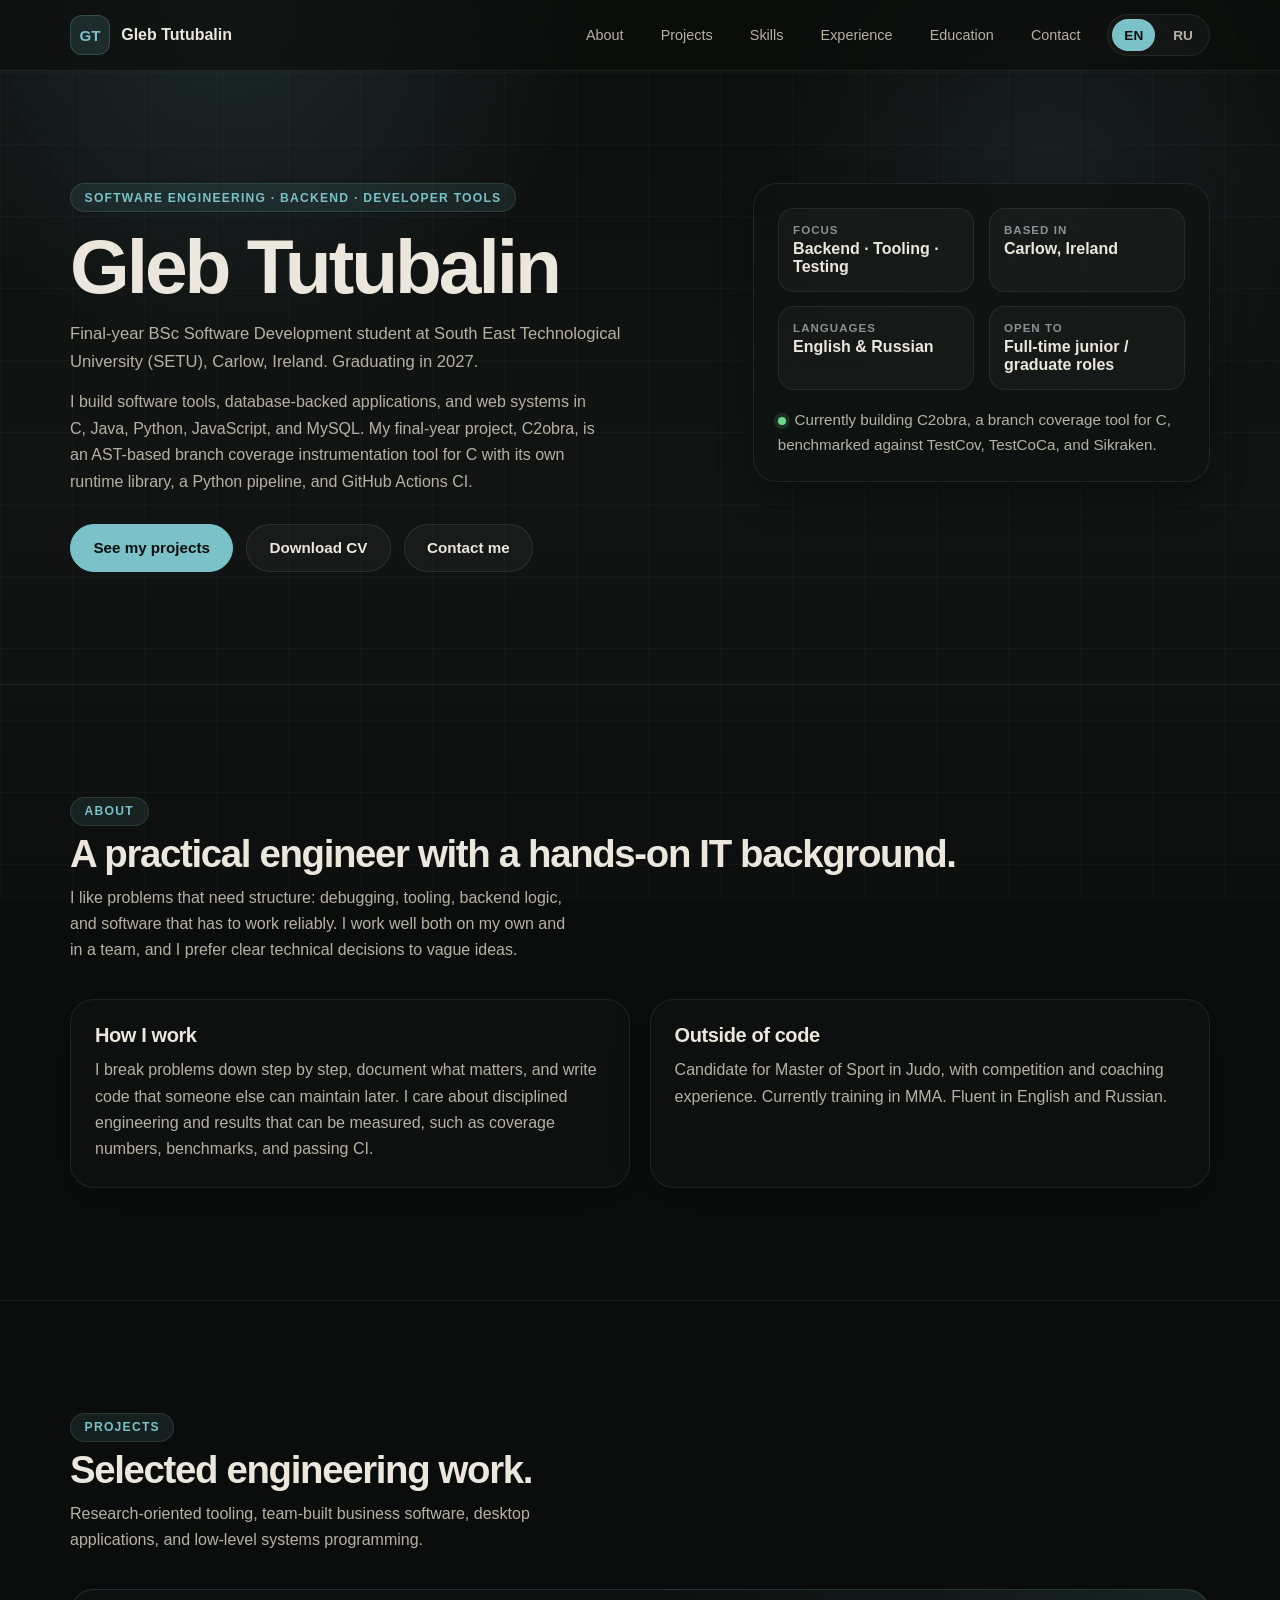
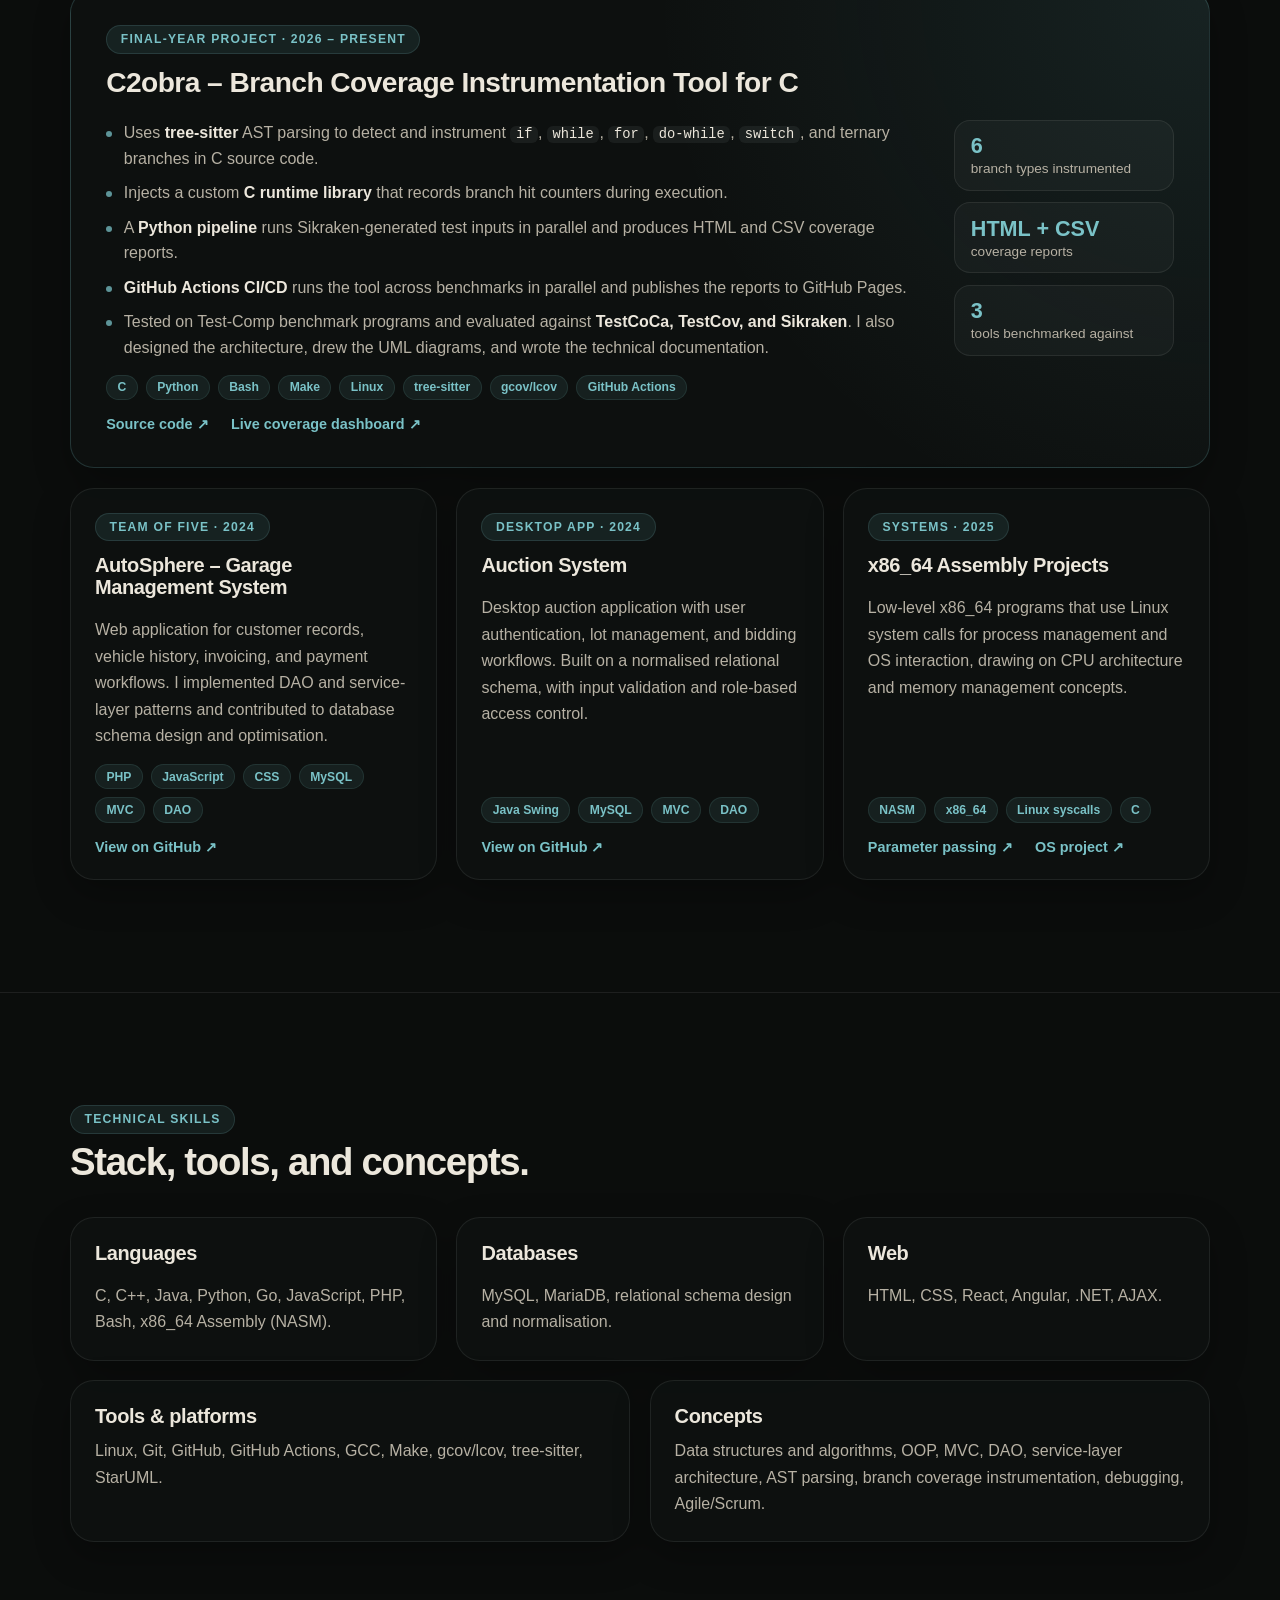
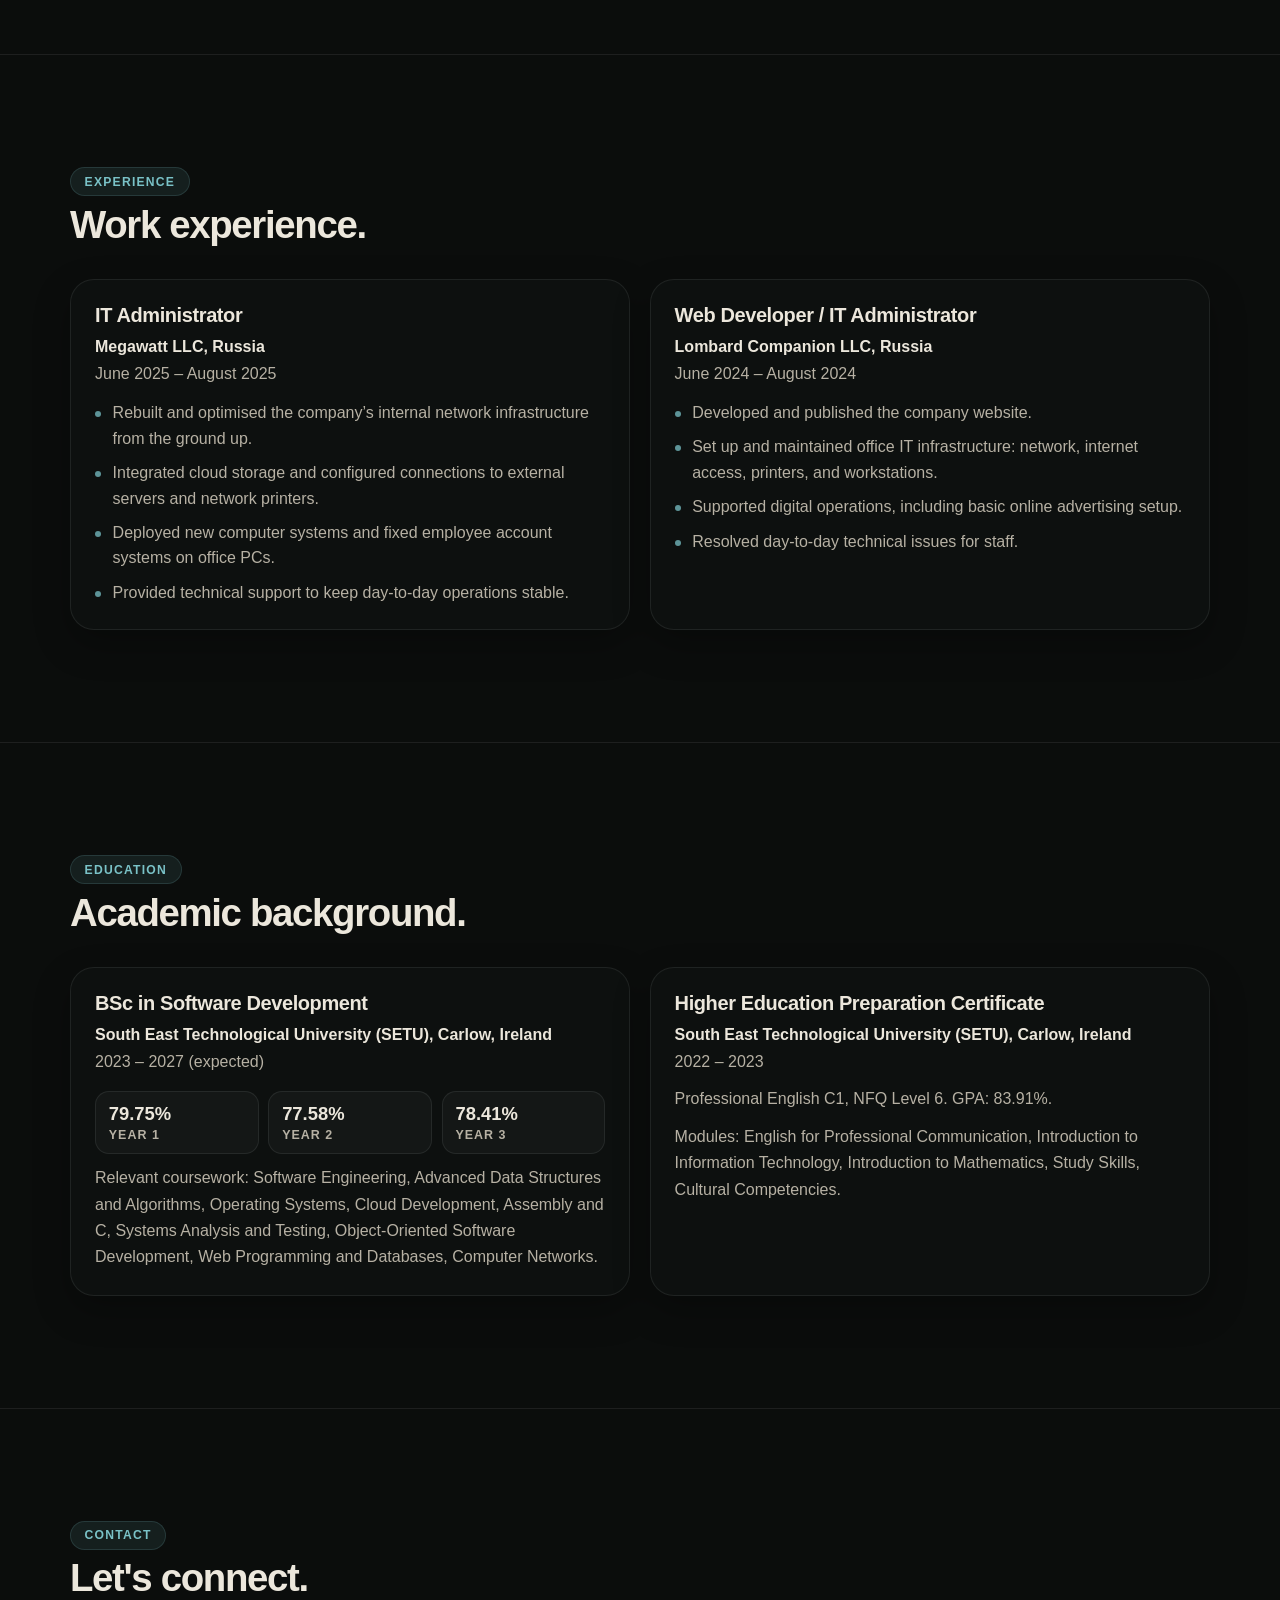
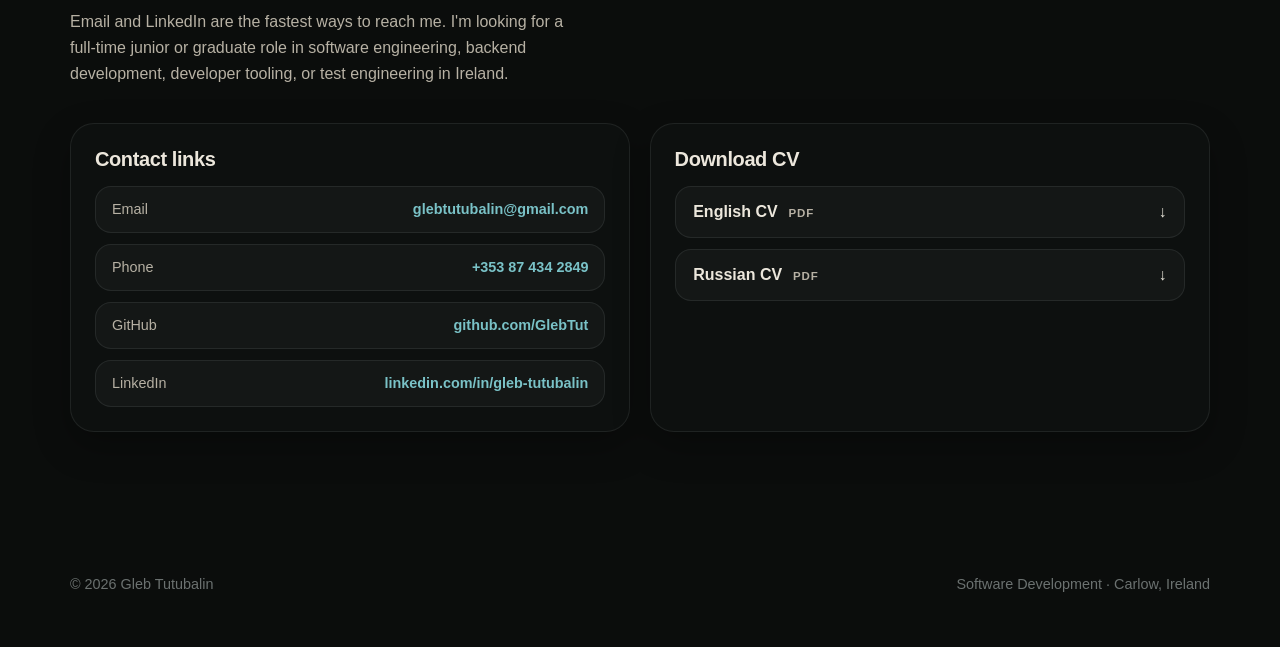
<file: index.html>
<!DOCTYPE html>
<html lang="en">
<head>
  <meta charset="UTF-8" />
  <meta name="viewport" content="width=device-width, initial-scale=1.0" />
  <title>Gleb Tutubalin | Junior Software Engineer</title>
  <meta name="description" content="Gleb Tutubalin — final-year BSc Software Development student at SETU Carlow, Ireland. Seeking full-time junior or graduate roles in software engineering, backend development, developer tooling, and test engineering." />
  <meta name="author" content="Gleb Tutubalin" />
  <meta name="theme-color" content="#0b0d0c" />
  <link rel="canonical" href="https://glebtut.github.io/GlebTut/" />
  <link rel="alternate" hreflang="en" href="https://glebtut.github.io/GlebTut/" />
  <link rel="alternate" hreflang="ru" href="https://glebtut.github.io/GlebTut/ru.html" />
  <link rel="alternate" hreflang="x-default" href="https://glebtut.github.io/GlebTut/" />

  <meta property="og:type" content="website" />
  <meta property="og:title" content="Gleb Tutubalin | Junior Software Engineer" />
  <meta property="og:description" content="Final-year Software Development student at SETU Carlow. Builder of C2obra, a branch coverage instrumentation tool for C." />
  <meta property="og:url" content="https://glebtut.github.io/GlebTut/" />
  <meta property="og:locale" content="en_IE" />
  <meta property="og:locale:alternate" content="ru_RU" />

  <link rel="icon" href="data:image/svg+xml,%3Csvg xmlns='http://www.w3.org/2000/svg' viewBox='0 0 64 64'%3E%3Crect width='64' height='64' rx='16' fill='%230b0d0c'/%3E%3Ctext x='50%25' y='54%25' dominant-baseline='middle' text-anchor='middle' font-family='Arial,sans-serif' font-weight='900' font-size='28' fill='%237ac2c7'%3EGT%3C/text%3E%3C/svg%3E" />
  <link rel="preconnect" href="https://api.fontshare.com" crossorigin>
  <link rel="stylesheet" href="https://api.fontshare.com/v2/css?f[]=satoshi@400,500,700,900&f[]=cabinet-grotesk@500,700,800&display=swap">
  <link rel="stylesheet" href="styles.css">
</head>
<body>
  <a class="skip-link" href="#main">Skip to content</a>

  <header class="topbar">
    <div class="container topbar-inner">
      <a class="brand" href="#top"><span class="logo-mark" aria-hidden="true">GT</span><span>Gleb Tutubalin</span></a>
      <nav class="nav" aria-label="Main">
        <a href="#about">About</a>
        <a href="#projects">Projects</a>
        <a href="#skills">Skills</a>
        <a href="#experience">Experience</a>
        <a href="#education">Education</a>
        <a href="#contact">Contact</a>
        <span class="lang-switch" role="group" aria-label="Language">
          <a class="active" href="./index.html" hreflang="en" lang="en" aria-current="page">EN</a>
          <a href="./ru.html" hreflang="ru" lang="ru">RU</a>
        </span>
      </nav>
    </div>
  </header>

  <main id="main">

    <section class="hero" id="top">
      <div class="container hero-grid">
        <div>
          <span class="eyebrow">Software Engineering · Backend · Developer Tools</span>
          <h1>Gleb Tutubalin</h1>
          <p class="hero-sub">Final-year BSc Software Development student at South East Technological University (SETU), Carlow, Ireland. Graduating in 2027.</p>
          <p class="hero-copy">I build software tools, database-backed applications, and web systems in C, Java, Python, JavaScript, and MySQL. My final-year project, C2obra, is an AST-based branch coverage instrumentation tool for C with its own runtime library, a Python pipeline, and GitHub Actions CI.</p>
          <div class="hero-actions">
            <a class="btn btn-primary" href="#projects">See my projects</a>
            <a class="btn btn-ghost" href="./assets/Gleb-Tutubalin-CV-EN.pdf" download>Download CV</a>
            <a class="btn btn-ghost" href="#contact">Contact me</a>
          </div>
        </div>
        <aside class="panel" aria-label="Quick facts">
          <div class="stats">
            <div class="stat">
              <span class="stat-key">Focus</span>
              <span class="stat-val">Backend · Tooling · Testing</span>
            </div>
            <div class="stat">
              <span class="stat-key">Based in</span>
              <span class="stat-val">Carlow, Ireland</span>
            </div>
            <div class="stat">
              <span class="stat-key">Languages</span>
              <span class="stat-val">English &amp; Russian</span>
            </div>
            <div class="stat">
              <span class="stat-key">Open to</span>
              <span class="stat-val">Full-time junior / graduate roles</span>
            </div>
          </div>
          <p class="panel-note"><span class="status-dot" aria-hidden="true"></span>Currently building C2obra, a branch coverage tool for C, benchmarked against TestCov, TestCoCa, and Sikraken.</p>
        </aside>
      </div>
    </section>

    <section id="about">
      <div class="container">
        <div class="section-head">
          <span class="eyebrow">About</span>
          <h2>A practical engineer with a hands-on IT background.</h2>
          <p>I like problems that need structure: debugging, tooling, backend logic, and software that has to work reliably. I work well both on my own and in a team, and I prefer clear technical decisions to vague ideas.</p>
        </div>
        <div class="grid2">
          <article class="card">
            <h3>How I work</h3>
            <p>I break problems down step by step, document what matters, and write code that someone else can maintain later. I care about disciplined engineering and results that can be measured, such as coverage numbers, benchmarks, and passing CI.</p>
          </article>
          <article class="card">
            <h3>Outside of code</h3>
            <p>Candidate for Master of Sport in Judo, with competition and coaching experience. Currently training in MMA. Fluent in English and Russian.</p>
          </article>
        </div>
      </div>
    </section>

    <section id="projects">
      <div class="container">
        <div class="section-head">
          <span class="eyebrow">Projects</span>
          <h2>Selected engineering work.</h2>
          <p>Research-oriented tooling, team-built business software, desktop applications, and low-level systems programming.</p>
        </div>

        <article class="card card-featured">
          <div class="card-featured-head">
            <span class="eyebrow">Final-year project · 2026 – Present</span>
          </div>
          <h3>C2obra – Branch Coverage Instrumentation Tool for C</h3>
          <div class="featured-body">
            <ul class="points">
              <li>Uses <strong>tree-sitter</strong> AST parsing to detect and instrument <code>if</code>, <code>while</code>, <code>for</code>, <code>do-while</code>, <code>switch</code>, and ternary branches in C source code.</li>
              <li>Injects a custom <strong>C runtime library</strong> that records branch hit counters during execution.</li>
              <li>A <strong>Python pipeline</strong> runs Sikraken-generated test inputs in parallel and produces HTML and CSV coverage reports.</li>
              <li><strong>GitHub Actions CI/CD</strong> runs the tool across benchmarks in parallel and publishes the reports to GitHub Pages.</li>
              <li>Tested on Test-Comp benchmark programs and evaluated against <strong>TestCoCa, TestCov, and Sikraken</strong>. I also designed the architecture, drew the UML diagrams, and wrote the technical documentation.</li>
            </ul>
            <dl class="facts">
              <div><dt>6</dt><dd>branch types instrumented</dd></div>
              <div><dt>HTML + CSV</dt><dd>coverage reports</dd></div>
              <div><dt>3</dt><dd>tools benchmarked against</dd></div>
            </dl>
          </div>
          <div class="tags">
            <span class="tag">C</span>
            <span class="tag">Python</span>
            <span class="tag">Bash</span>
            <span class="tag">Make</span>
            <span class="tag">Linux</span>
            <span class="tag">tree-sitter</span>
            <span class="tag">gcov/lcov</span>
            <span class="tag">GitHub Actions</span>
          </div>
          <div class="repo-links">
            <a class="repo-link" href="https://github.com/GlebTut/c2obra" target="_blank" rel="noopener noreferrer">Source code ↗</a>
            <a class="repo-link" href="https://glebtut.github.io/c2obra/" target="_blank" rel="noopener noreferrer">Live coverage dashboard ↗</a>
          </div>
        </article>

        <div class="grid3">
          <article class="card">
            <span class="eyebrow">Team of five · 2024</span>
            <h3 class="card-title">AutoSphere – Garage Management System</h3>
            <p>Web application for customer records, vehicle history, invoicing, and payment workflows. I implemented DAO and service-layer patterns and contributed to database schema design and optimisation.</p>
            <div class="tags">
              <span class="tag">PHP</span>
              <span class="tag">JavaScript</span>
              <span class="tag">CSS</span>
              <span class="tag">MySQL</span>
              <span class="tag">MVC</span>
              <span class="tag">DAO</span>
            </div>
            <a class="repo-link" href="https://github.com/GlebTut/Garage_Management_System" target="_blank" rel="noopener noreferrer">View on GitHub ↗</a>
          </article>
          <article class="card">
            <span class="eyebrow">Desktop app · 2024</span>
            <h3 class="card-title">Auction System</h3>
            <p>Desktop auction application with user authentication, lot management, and bidding workflows. Built on a normalised relational schema, with input validation and role-based access control.</p>
            <div class="tags">
              <span class="tag">Java Swing</span>
              <span class="tag">MySQL</span>
              <span class="tag">MVC</span>
              <span class="tag">DAO</span>
            </div>
            <a class="repo-link" href="https://github.com/GlebTut/Auction_System_Project" target="_blank" rel="noopener noreferrer">View on GitHub ↗</a>
          </article>
          <article class="card">
            <span class="eyebrow">Systems · 2025</span>
            <h3 class="card-title">x86_64 Assembly Projects</h3>
            <p>Low-level x86_64 programs that use Linux system calls for process management and OS interaction, drawing on CPU architecture and memory management concepts.</p>
            <div class="tags">
              <span class="tag">NASM</span>
              <span class="tag">x86_64</span>
              <span class="tag">Linux syscalls</span>
              <span class="tag">C</span>
            </div>
            <div class="repo-links">
              <a class="repo-link" href="https://github.com/GlebTut/Parameter-Passing-Example---68000-to-x86_64-Conversion" target="_blank" rel="noopener noreferrer">Parameter passing ↗</a>
              <a class="repo-link" href="https://github.com/GlebTut/OS_PROJECT" target="_blank" rel="noopener noreferrer">OS project ↗</a>
            </div>
          </article>
        </div>
      </div>
    </section>

    <section id="skills">
      <div class="container">
        <div class="section-head">
          <span class="eyebrow">Technical skills</span>
          <h2>Stack, tools, and concepts.</h2>
        </div>
        <div class="grid3 mb">
          <article class="card">
            <h3>Languages</h3>
            <p>C, C++, Java, Python, Go, JavaScript, PHP, Bash, x86_64 Assembly (NASM).</p>
          </article>
          <article class="card">
            <h3>Databases</h3>
            <p>MySQL, MariaDB, relational schema design and normalisation.</p>
          </article>
          <article class="card">
            <h3>Web</h3>
            <p>HTML, CSS, React, Angular, .NET, AJAX.</p>
          </article>
        </div>
        <div class="grid2">
          <article class="card">
            <h3>Tools &amp; platforms</h3>
            <p>Linux, Git, GitHub, GitHub Actions, GCC, Make, gcov/lcov, tree-sitter, StarUML.</p>
          </article>
          <article class="card">
            <h3>Concepts</h3>
            <p>Data structures and algorithms, OOP, MVC, DAO, service-layer architecture, AST parsing, branch coverage instrumentation, debugging, Agile/Scrum.</p>
          </article>
        </div>
      </div>
    </section>

    <section id="experience">
      <div class="container">
        <div class="section-head">
          <span class="eyebrow">Experience</span>
          <h2>Work experience.</h2>
        </div>
        <div class="grid2">
          <article class="card">
            <h3>IT Administrator</h3>
            <p class="meta"><strong>Megawatt LLC, Russia</strong><br>June 2025 – August 2025</p>
            <ul class="points">
              <li>Rebuilt and optimised the company’s internal network infrastructure from the ground up.</li>
              <li>Integrated cloud storage and configured connections to external servers and network printers.</li>
              <li>Deployed new computer systems and fixed employee account systems on office PCs.</li>
              <li>Provided technical support to keep day-to-day operations stable.</li>
            </ul>
          </article>
          <article class="card">
            <h3>Web Developer / IT Administrator</h3>
            <p class="meta"><strong>Lombard Companion LLC, Russia</strong><br>June 2024 – August 2024</p>
            <ul class="points">
              <li>Developed and published the company website.</li>
              <li>Set up and maintained office IT infrastructure: network, internet access, printers, and workstations.</li>
              <li>Supported digital operations, including basic online advertising setup.</li>
              <li>Resolved day-to-day technical issues for staff.</li>
            </ul>
          </article>
        </div>
      </div>
    </section>

    <section id="education">
      <div class="container">
        <div class="section-head">
          <span class="eyebrow">Education</span>
          <h2>Academic background.</h2>
        </div>
        <div class="grid2">
          <article class="card">
            <h3>BSc in Software Development</h3>
            <p class="meta"><strong>South East Technological University (SETU), Carlow, Ireland</strong><br>2023 – 2027 (expected)</p>
            <div class="gpa" aria-label="Grade point averages">
              <span><b>79.75%</b>Year 1</span>
              <span><b>77.58%</b>Year 2</span>
              <span><b>78.41%</b>Year 3</span>
            </div>
            <p>Relevant coursework: Software Engineering, Advanced Data Structures and Algorithms, Operating Systems, Cloud Development, Assembly and C, Systems Analysis and Testing, Object-Oriented Software Development, Web Programming and Databases, Computer Networks.</p>
          </article>
          <article class="card">
            <h3>Higher Education Preparation Certificate</h3>
            <p class="meta"><strong>South East Technological University (SETU), Carlow, Ireland</strong><br>2022 – 2023</p>
            <p>Professional English C1, NFQ Level 6. GPA: 83.91%.</p>
            <p>Modules: English for Professional Communication, Introduction to Information Technology, Introduction to Mathematics, Study Skills, Cultural Competencies.</p>
          </article>
        </div>
      </div>
    </section>

    <section id="contact">
      <div class="container">
        <div class="section-head">
          <span class="eyebrow">Contact</span>
          <h2>Let's connect.</h2>
          <p>Email and LinkedIn are the fastest ways to reach me. I'm looking for a full-time junior or graduate role in software engineering, backend development, developer tooling, or test engineering in Ireland.</p>
        </div>
        <div class="grid2">
          <article class="card">
            <h3>Contact links</h3>
            <div class="links">
              <a class="link-row" href="mailto:glebtutubalin@gmail.com">
                <span>Email</span>
                <span>glebtutubalin@gmail.com</span>
              </a>
              <a class="link-row" href="tel:+353874342849">
                <span>Phone</span>
                <span>+353 87 434 2849</span>
              </a>
              <a class="link-row" href="https://github.com/GlebTut" target="_blank" rel="noopener noreferrer">
                <span>GitHub</span>
                <span>github.com/GlebTut</span>
              </a>
              <a class="link-row" href="https://www.linkedin.com/in/gleb-tutubalin/" target="_blank" rel="noopener noreferrer">
                <span>LinkedIn</span>
                <span>linkedin.com/in/gleb-tutubalin</span>
              </a>
            </div>
          </article>
          <article class="card" id="cv">
            <h3>Download CV</h3>
            <div class="downloads">
              <a class="dl-btn" href="./assets/Gleb-Tutubalin-CV-EN.pdf" download>
                <span>English CV <small>PDF</small></span>
                <span aria-hidden="true">↓</span>
              </a>
              <a class="dl-btn" href="./assets/Gleb-Tutubalin-CV-RU.pdf" download>
                <span>Russian CV <small>PDF</small></span>
                <span aria-hidden="true">↓</span>
              </a>
            </div>
          </article>
        </div>
      </div>
    </section>
  </main>

  <footer class="footer">
    <div class="container footer-inner">
      <span>© 2026 Gleb Tutubalin</span>
      <span>Software Development · Carlow, Ireland</span>
    </div>
  </footer>
</body>
</html>
</file>
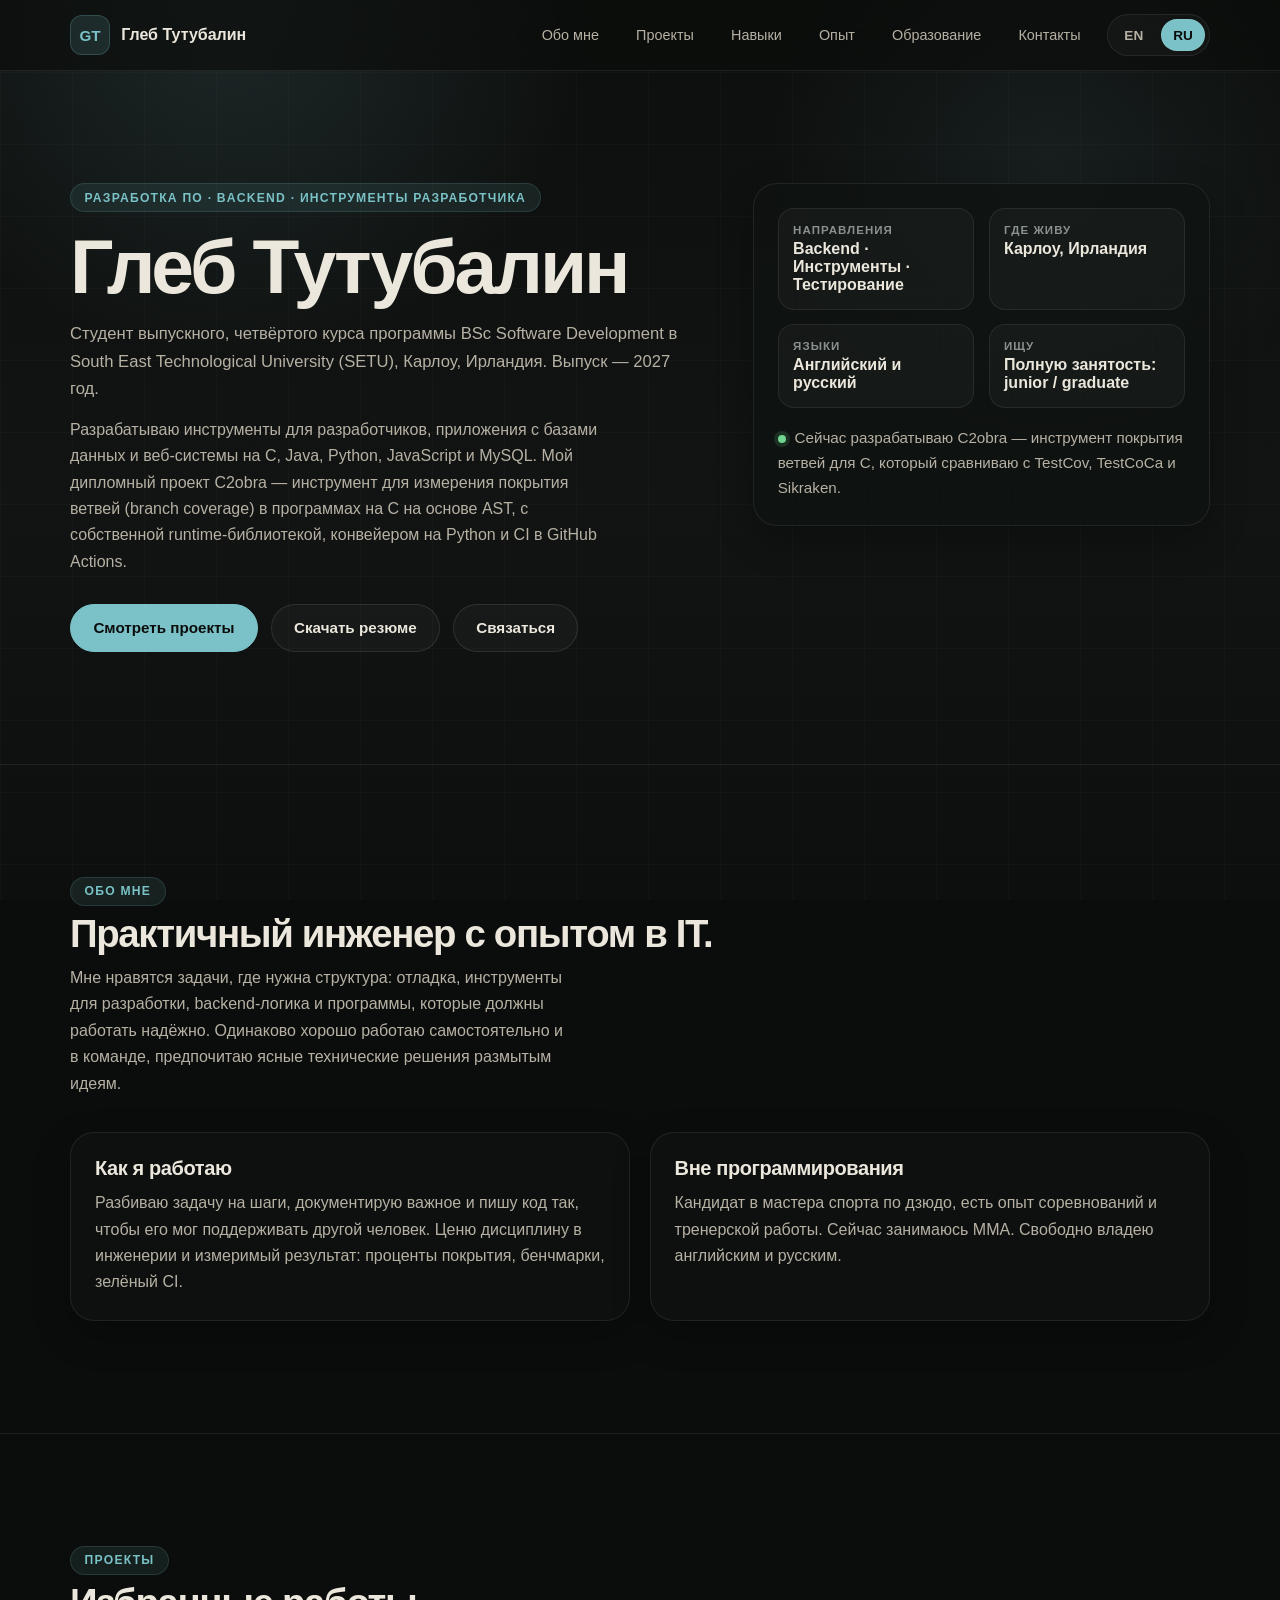
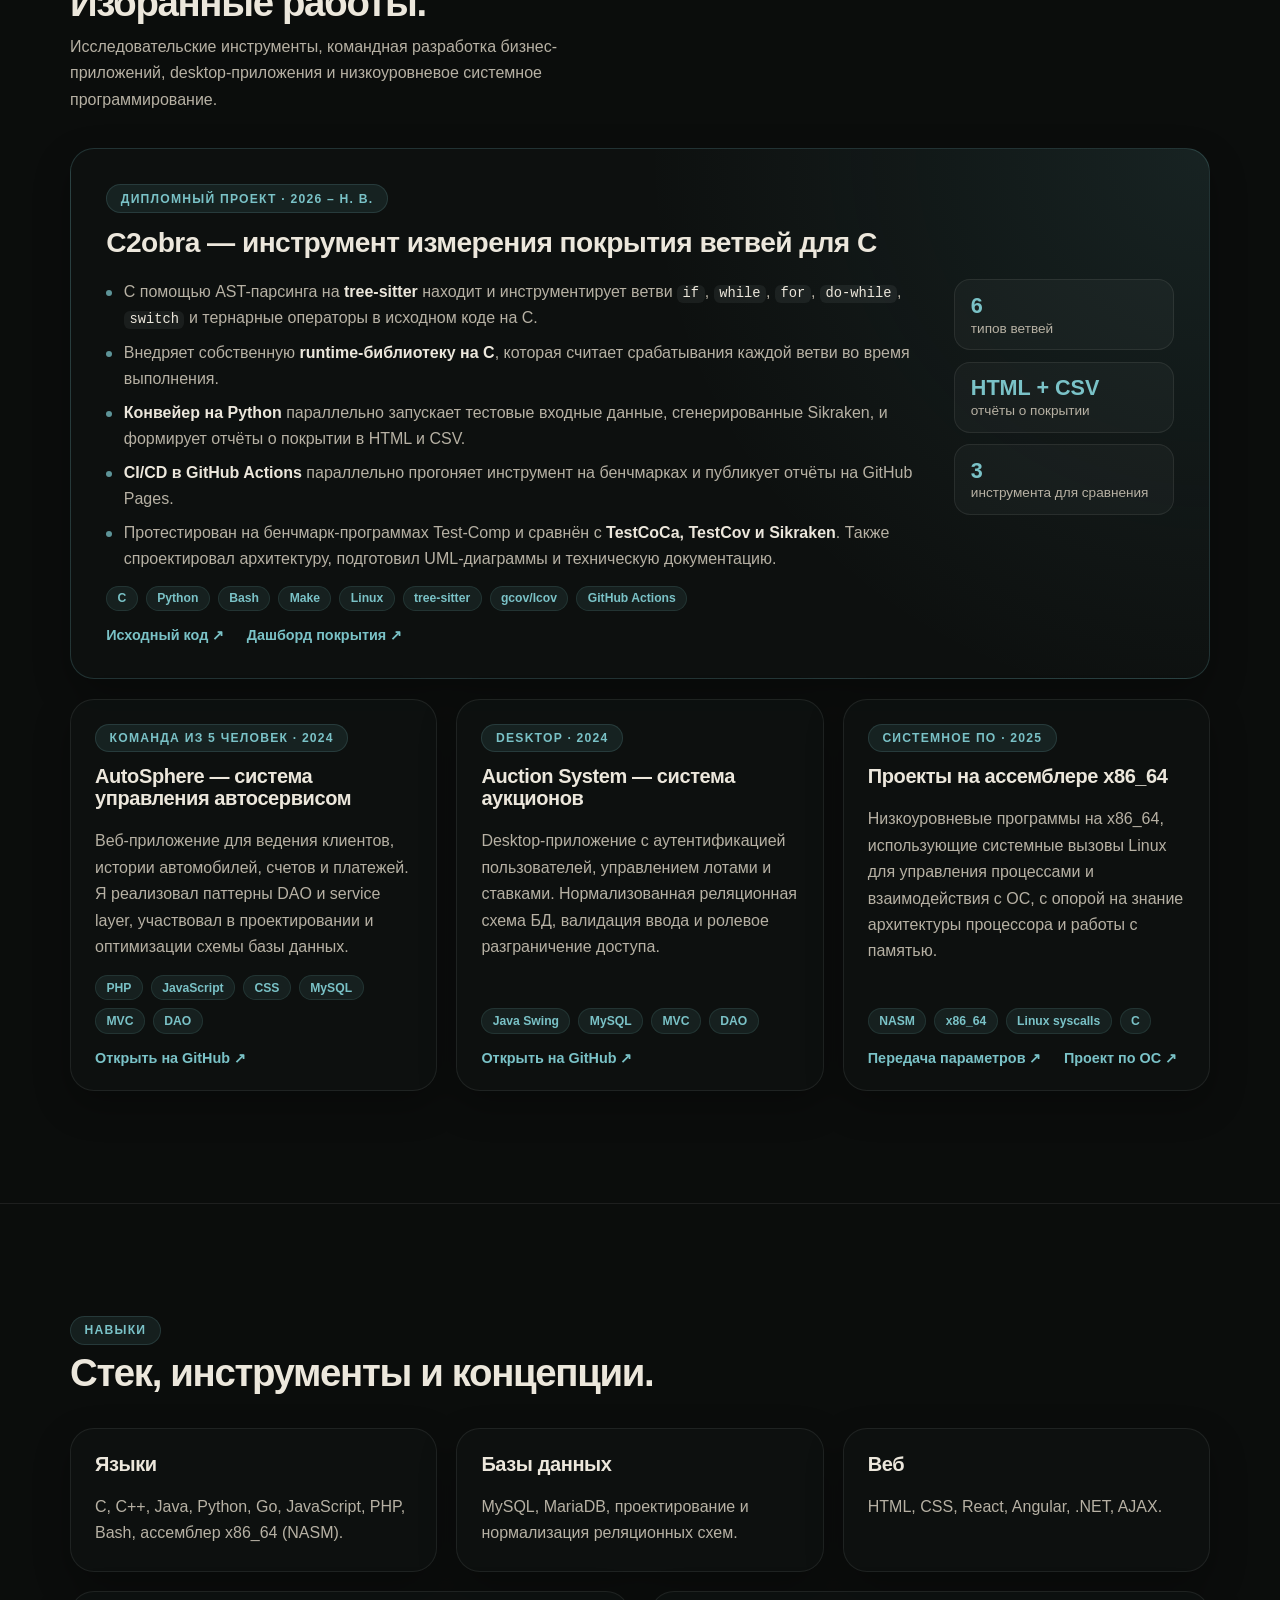
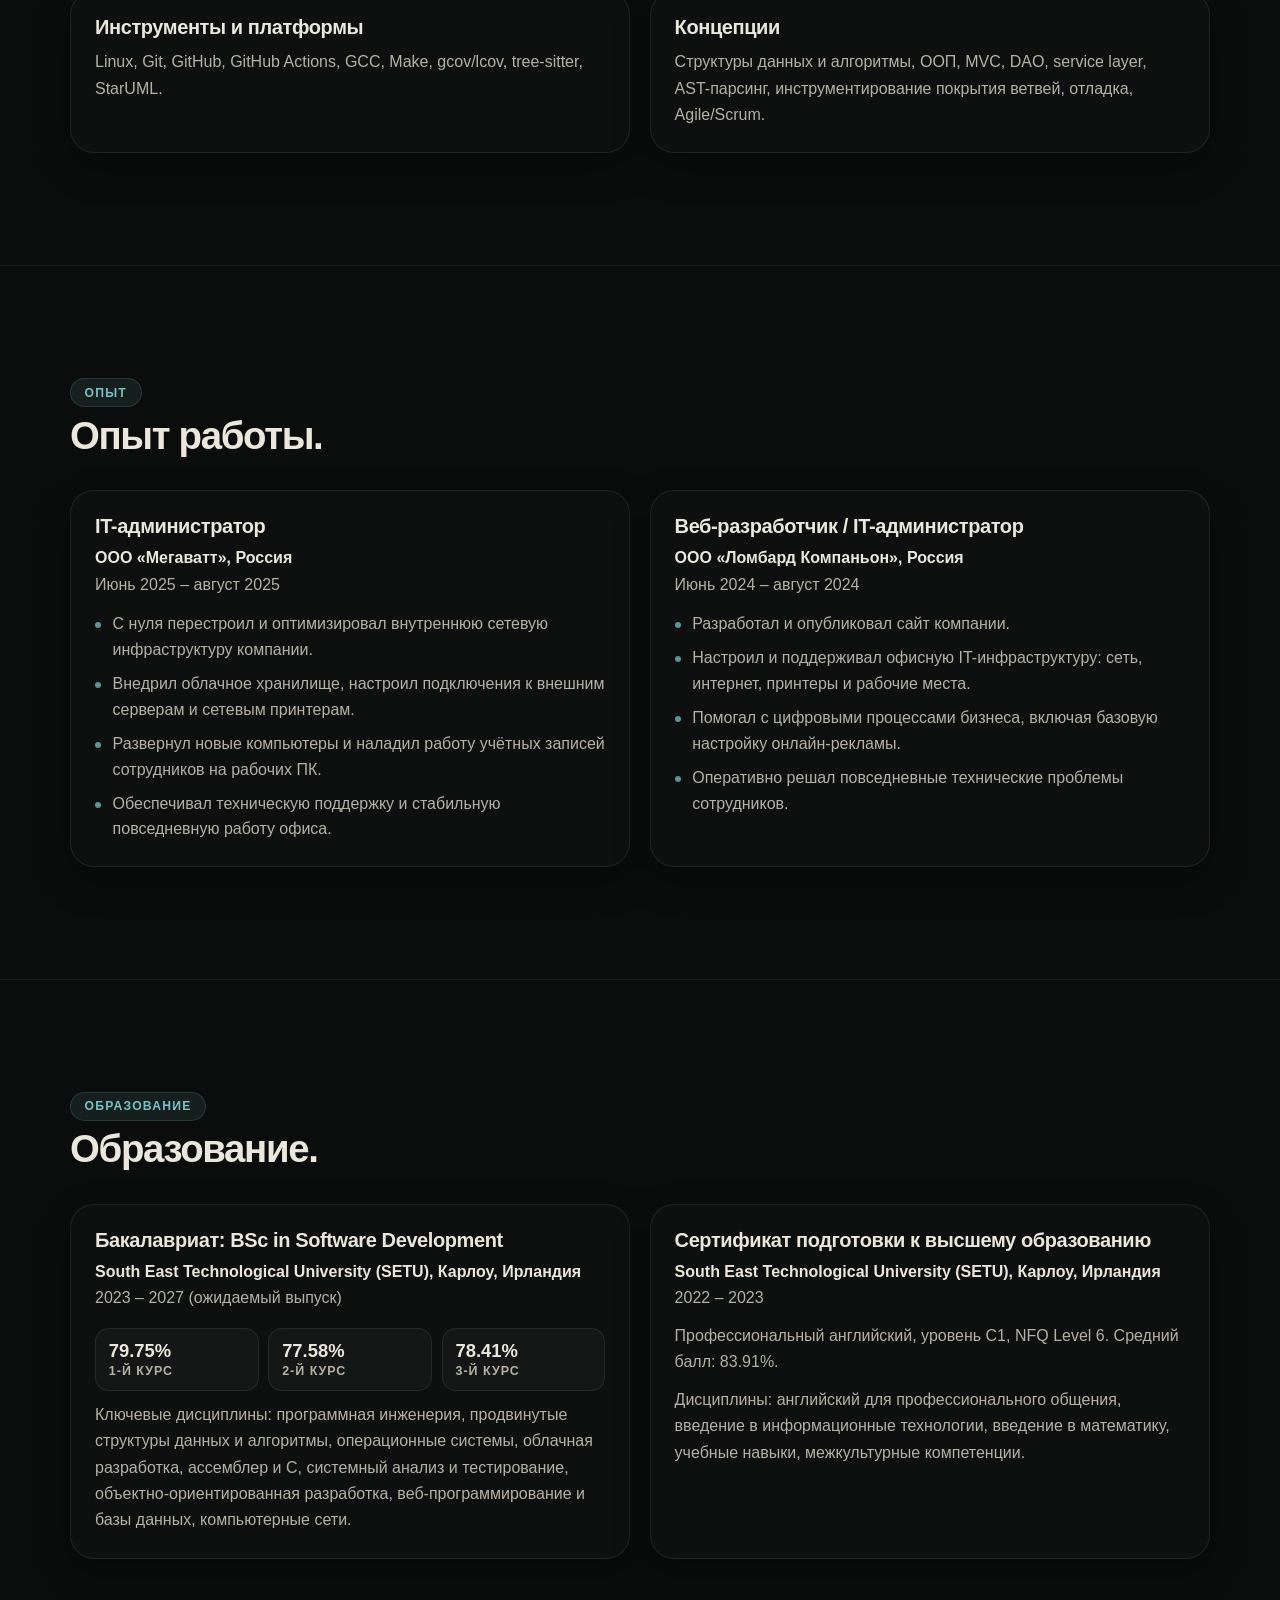
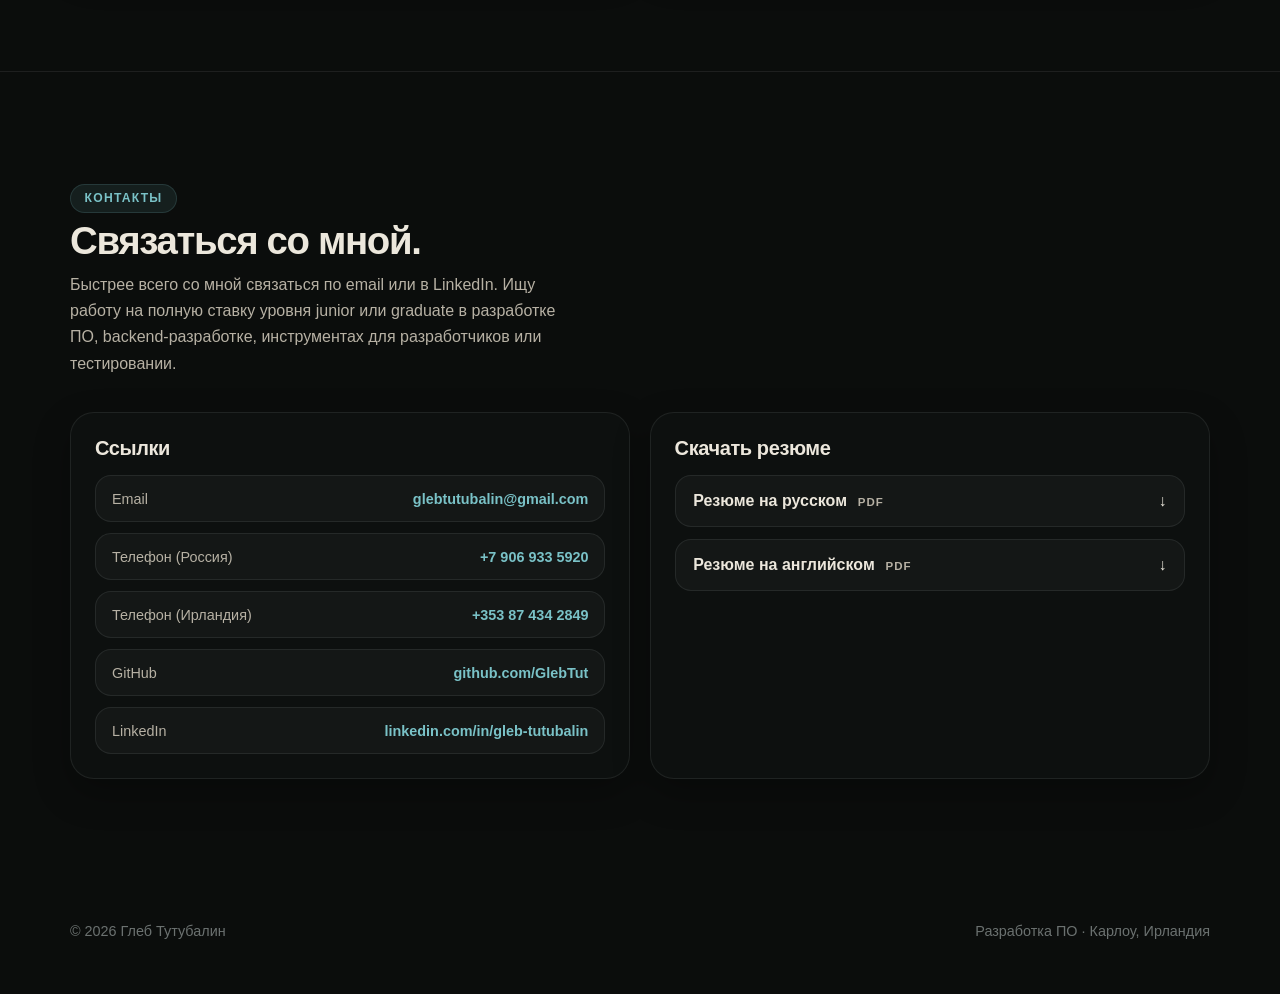
<file: ru.html>
<!DOCTYPE html>
<html lang="ru">
<head>
  <meta charset="UTF-8" />
  <meta name="viewport" content="width=device-width, initial-scale=1.0" />
  <title>Глеб Тутубалин | Junior Software Engineer</title>
  <meta name="description" content="Глеб Тутубалин — студент выпускного курса BSc Software Development в SETU (Карлоу, Ирландия). Ищу junior/graduate-позицию в разработке ПО, backend-разработке, инструментах для разработчиков и тестировании." />
  <meta name="author" content="Глеб Тутубалин" />
  <meta name="theme-color" content="#0b0d0c" />
  <link rel="canonical" href="https://glebtut.github.io/GlebTut/ru.html" />
  <link rel="alternate" hreflang="en" href="https://glebtut.github.io/GlebTut/" />
  <link rel="alternate" hreflang="ru" href="https://glebtut.github.io/GlebTut/ru.html" />
  <link rel="alternate" hreflang="x-default" href="https://glebtut.github.io/GlebTut/" />

  <meta property="og:type" content="website" />
  <meta property="og:title" content="Глеб Тутубалин | Junior Software Engineer" />
  <meta property="og:description" content="Студент выпускного курса Software Development в SETU Carlow. Автор C2obra — инструмента для измерения покрытия ветвей в программах на C." />
  <meta property="og:url" content="https://glebtut.github.io/GlebTut/ru.html" />
  <meta property="og:locale" content="ru_RU" />
  <meta property="og:locale:alternate" content="en_IE" />

  <link rel="icon" href="data:image/svg+xml,%3Csvg xmlns='http://www.w3.org/2000/svg' viewBox='0 0 64 64'%3E%3Crect width='64' height='64' rx='16' fill='%230b0d0c'/%3E%3Ctext x='50%25' y='54%25' dominant-baseline='middle' text-anchor='middle' font-family='Arial,sans-serif' font-weight='900' font-size='28' fill='%237ac2c7'%3EGT%3C/text%3E%3C/svg%3E" />
  <link rel="preconnect" href="https://api.fontshare.com" crossorigin>
  <link rel="stylesheet" href="https://api.fontshare.com/v2/css?f[]=satoshi@400,500,700,900&f[]=cabinet-grotesk@500,700,800&display=swap">
  <link rel="stylesheet" href="styles.css">
</head>
<body>
  <a class="skip-link" href="#main">Перейти к содержимому</a>

  <header class="topbar">
    <div class="container topbar-inner">
      <a class="brand" href="#top"><span class="logo-mark" aria-hidden="true">GT</span><span>Глеб Тутубалин</span></a>
      <nav class="nav" aria-label="Основное меню">
        <a href="#about">Обо мне</a>
        <a href="#projects">Проекты</a>
        <a href="#skills">Навыки</a>
        <a href="#experience">Опыт</a>
        <a href="#education">Образование</a>
        <a href="#contact">Контакты</a>
        <span class="lang-switch" role="group" aria-label="Язык">
          <a href="./index.html" hreflang="en" lang="en">EN</a>
          <a class="active" href="./ru.html" hreflang="ru" lang="ru" aria-current="page">RU</a>
        </span>
      </nav>
    </div>
  </header>

  <main id="main">

    <section class="hero" id="top">
      <div class="container hero-grid">
        <div>
          <span class="eyebrow">Разработка ПО · Backend · Инструменты разработчика</span>
          <h1>Глеб Тутубалин</h1>
          <p class="hero-sub">Студент выпускного, четвёртого курса программы BSc Software Development в South East Technological University (SETU), Карлоу, Ирландия. Выпуск — 2027 год.</p>
          <p class="hero-copy">Разрабатываю инструменты для разработчиков, приложения с базами данных и веб-системы на C, Java, Python, JavaScript и MySQL. Мой дипломный проект C2obra — инструмент для измерения покрытия ветвей (branch coverage) в программах на C на основе AST, с собственной runtime-библиотекой, конвейером на Python и CI в GitHub Actions.</p>
          <div class="hero-actions">
            <a class="btn btn-primary" href="#projects">Смотреть проекты</a>
            <a class="btn btn-ghost" href="./assets/Gleb-Tutubalin-CV-RU.pdf" download>Скачать резюме</a>
            <a class="btn btn-ghost" href="#contact">Связаться</a>
          </div>
        </div>
        <aside class="panel" aria-label="Кратко обо мне">
          <div class="stats">
            <div class="stat">
              <span class="stat-key">Направления</span>
              <span class="stat-val">Backend · Инструменты · Тестирование</span>
            </div>
            <div class="stat">
              <span class="stat-key">Где живу</span>
              <span class="stat-val">Карлоу, Ирландия</span>
            </div>
            <div class="stat">
              <span class="stat-key">Языки</span>
              <span class="stat-val">Английский и русский</span>
            </div>
            <div class="stat">
              <span class="stat-key">Ищу</span>
              <span class="stat-val">Полную занятость: junior / graduate</span>
            </div>
          </div>
          <p class="panel-note"><span class="status-dot" aria-hidden="true"></span>Сейчас разрабатываю C2obra — инструмент покрытия ветвей для C, который сравниваю с TestCov, TestCoCa и Sikraken.</p>
        </aside>
      </div>
    </section>

    <section id="about">
      <div class="container">
        <div class="section-head">
          <span class="eyebrow">Обо мне</span>
          <h2>Практичный инженер с опытом в IT.</h2>
          <p>Мне нравятся задачи, где нужна структура: отладка, инструменты для разработки, backend-логика и программы, которые должны работать надёжно. Одинаково хорошо работаю самостоятельно и в команде, предпочитаю ясные технические решения размытым идеям.</p>
        </div>
        <div class="grid2">
          <article class="card">
            <h3>Как я работаю</h3>
            <p>Разбиваю задачу на шаги, документирую важное и пишу код так, чтобы его мог поддерживать другой человек. Ценю дисциплину в инженерии и измеримый результат: проценты покрытия, бенчмарки, зелёный CI.</p>
          </article>
          <article class="card">
            <h3>Вне программирования</h3>
            <p>Кандидат в мастера спорта по дзюдо, есть опыт соревнований и тренерской работы. Сейчас занимаюсь MMA. Свободно владею английским и русским.</p>
          </article>
        </div>
      </div>
    </section>

    <section id="projects">
      <div class="container">
        <div class="section-head">
          <span class="eyebrow">Проекты</span>
          <h2>Избранные работы.</h2>
          <p>Исследовательские инструменты, командная разработка бизнес-приложений, desktop-приложения и низкоуровневое системное программирование.</p>
        </div>

        <article class="card card-featured">
          <div class="card-featured-head">
            <span class="eyebrow">Дипломный проект · 2026 – н. в.</span>
          </div>
          <h3>C2obra — инструмент измерения покрытия ветвей для C</h3>
          <div class="featured-body">
            <ul class="points">
              <li>С помощью AST-парсинга на <strong>tree-sitter</strong> находит и инструментирует ветви <code>if</code>, <code>while</code>, <code>for</code>, <code>do-while</code>, <code>switch</code> и тернарные операторы в исходном коде на C.</li>
              <li>Внедряет собственную <strong>runtime-библиотеку на C</strong>, которая считает срабатывания каждой ветви во время выполнения.</li>
              <li><strong>Конвейер на Python</strong> параллельно запускает тестовые входные данные, сгенерированные Sikraken, и формирует отчёты о покрытии в HTML и CSV.</li>
              <li><strong>CI/CD в GitHub Actions</strong> параллельно прогоняет инструмент на бенчмарках и публикует отчёты на GitHub Pages.</li>
              <li>Протестирован на бенчмарк-программах Test-Comp и сравнён с <strong>TestCoCa, TestCov и Sikraken</strong>. Также спроектировал архитектуру, подготовил UML-диаграммы и техническую документацию.</li>
            </ul>
            <dl class="facts">
              <div><dt>6</dt><dd>типов ветвей</dd></div>
              <div><dt>HTML + CSV</dt><dd>отчёты о покрытии</dd></div>
              <div><dt>3</dt><dd>инструмента для сравнения</dd></div>
            </dl>
          </div>
          <div class="tags">
            <span class="tag">C</span>
            <span class="tag">Python</span>
            <span class="tag">Bash</span>
            <span class="tag">Make</span>
            <span class="tag">Linux</span>
            <span class="tag">tree-sitter</span>
            <span class="tag">gcov/lcov</span>
            <span class="tag">GitHub Actions</span>
          </div>
          <div class="repo-links">
            <a class="repo-link" href="https://github.com/GlebTut/c2obra" target="_blank" rel="noopener noreferrer">Исходный код ↗</a>
            <a class="repo-link" href="https://glebtut.github.io/c2obra/" target="_blank" rel="noopener noreferrer">Дашборд покрытия ↗</a>
          </div>
        </article>

        <div class="grid3">
          <article class="card">
            <span class="eyebrow">Команда из 5 человек · 2024</span>
            <h3 class="card-title">AutoSphere — система управления автосервисом</h3>
            <p>Веб-приложение для ведения клиентов, истории автомобилей, счетов и платежей. Я реализовал паттерны DAO и service layer, участвовал в проектировании и оптимизации схемы базы данных.</p>
            <div class="tags">
              <span class="tag">PHP</span>
              <span class="tag">JavaScript</span>
              <span class="tag">CSS</span>
              <span class="tag">MySQL</span>
              <span class="tag">MVC</span>
              <span class="tag">DAO</span>
            </div>
            <a class="repo-link" href="https://github.com/GlebTut/Garage_Management_System" target="_blank" rel="noopener noreferrer">Открыть на GitHub ↗</a>
          </article>
          <article class="card">
            <span class="eyebrow">Desktop · 2024</span>
            <h3 class="card-title">Auction System — система аукционов</h3>
            <p>Desktop-приложение с аутентификацией пользователей, управлением лотами и ставками. Нормализованная реляционная схема БД, валидация ввода и ролевое разграничение доступа.</p>
            <div class="tags">
              <span class="tag">Java Swing</span>
              <span class="tag">MySQL</span>
              <span class="tag">MVC</span>
              <span class="tag">DAO</span>
            </div>
            <a class="repo-link" href="https://github.com/GlebTut/Auction_System_Project" target="_blank" rel="noopener noreferrer">Открыть на GitHub ↗</a>
          </article>
          <article class="card">
            <span class="eyebrow">Системное ПО · 2025</span>
            <h3 class="card-title">Проекты на ассемблере x86_64</h3>
            <p>Низкоуровневые программы на x86_64, использующие системные вызовы Linux для управления процессами и взаимодействия с ОС, с опорой на знание архитектуры процессора и работы с памятью.</p>
            <div class="tags">
              <span class="tag">NASM</span>
              <span class="tag">x86_64</span>
              <span class="tag">Linux syscalls</span>
              <span class="tag">C</span>
            </div>
            <div class="repo-links">
              <a class="repo-link" href="https://github.com/GlebTut/Parameter-Passing-Example---68000-to-x86_64-Conversion" target="_blank" rel="noopener noreferrer">Передача параметров ↗</a>
              <a class="repo-link" href="https://github.com/GlebTut/OS_PROJECT" target="_blank" rel="noopener noreferrer">Проект по ОС ↗</a>
            </div>
          </article>
        </div>
      </div>
    </section>

    <section id="skills">
      <div class="container">
        <div class="section-head">
          <span class="eyebrow">Навыки</span>
          <h2>Стек, инструменты и концепции.</h2>
        </div>
        <div class="grid3 mb">
          <article class="card">
            <h3>Языки</h3>
            <p>C, C++, Java, Python, Go, JavaScript, PHP, Bash, ассемблер x86_64 (NASM).</p>
          </article>
          <article class="card">
            <h3>Базы данных</h3>
            <p>MySQL, MariaDB, проектирование и нормализация реляционных схем.</p>
          </article>
          <article class="card">
            <h3>Веб</h3>
            <p>HTML, CSS, React, Angular, .NET, AJAX.</p>
          </article>
        </div>
        <div class="grid2">
          <article class="card">
            <h3>Инструменты и платформы</h3>
            <p>Linux, Git, GitHub, GitHub Actions, GCC, Make, gcov/lcov, tree-sitter, StarUML.</p>
          </article>
          <article class="card">
            <h3>Концепции</h3>
            <p>Структуры данных и алгоритмы, ООП, MVC, DAO, service layer, AST-парсинг, инструментирование покрытия ветвей, отладка, Agile/Scrum.</p>
          </article>
        </div>
      </div>
    </section>

    <section id="experience">
      <div class="container">
        <div class="section-head">
          <span class="eyebrow">Опыт</span>
          <h2>Опыт работы.</h2>
        </div>
        <div class="grid2">
          <article class="card">
            <h3>IT-администратор</h3>
            <p class="meta"><strong>ООО «Мегаватт», Россия</strong><br>Июнь 2025 – август 2025</p>
            <ul class="points">
              <li>С нуля перестроил и оптимизировал внутреннюю сетевую инфраструктуру компании.</li>
              <li>Внедрил облачное хранилище, настроил подключения к внешним серверам и сетевым принтерам.</li>
              <li>Развернул новые компьютеры и наладил работу учётных записей сотрудников на рабочих ПК.</li>
              <li>Обеспечивал техническую поддержку и стабильную повседневную работу офиса.</li>
            </ul>
          </article>
          <article class="card">
            <h3>Веб-разработчик / IT-администратор</h3>
            <p class="meta"><strong>ООО «Ломбард Компаньон», Россия</strong><br>Июнь 2024 – август 2024</p>
            <ul class="points">
              <li>Разработал и опубликовал сайт компании.</li>
              <li>Настроил и поддерживал офисную IT-инфраструктуру: сеть, интернет, принтеры и рабочие места.</li>
              <li>Помогал с цифровыми процессами бизнеса, включая базовую настройку онлайн-рекламы.</li>
              <li>Оперативно решал повседневные технические проблемы сотрудников.</li>
            </ul>
          </article>
        </div>
      </div>
    </section>

    <section id="education">
      <div class="container">
        <div class="section-head">
          <span class="eyebrow">Образование</span>
          <h2>Образование.</h2>
        </div>
        <div class="grid2">
          <article class="card">
            <h3>Бакалавриат: BSc in Software Development</h3>
            <p class="meta"><strong>South East Technological University (SETU), Карлоу, Ирландия</strong><br>2023 – 2027 (ожидаемый выпуск)</p>
            <div class="gpa" aria-label="Средний балл по годам">
              <span><b>79.75%</b>1-й курс</span>
              <span><b>77.58%</b>2-й курс</span>
              <span><b>78.41%</b>3-й курс</span>
            </div>
            <p>Ключевые дисциплины: программная инженерия, продвинутые структуры данных и алгоритмы, операционные системы, облачная разработка, ассемблер и C, системный анализ и тестирование, объектно-ориентированная разработка, веб-программирование и базы данных, компьютерные сети.</p>
          </article>
          <article class="card">
            <h3>Сертификат подготовки к высшему образованию</h3>
            <p class="meta"><strong>South East Technological University (SETU), Карлоу, Ирландия</strong><br>2022 – 2023</p>
            <p>Профессиональный английский, уровень C1, NFQ Level 6. Средний балл: 83.91%.</p>
            <p>Дисциплины: английский для профессионального общения, введение в информационные технологии, введение в математику, учебные навыки, межкультурные компетенции.</p>
          </article>
        </div>
      </div>
    </section>

    <section id="contact">
      <div class="container">
        <div class="section-head">
          <span class="eyebrow">Контакты</span>
          <h2>Связаться со мной.</h2>
          <p>Быстрее всего со мной связаться по email или в LinkedIn. Ищу работу на полную ставку уровня junior или graduate в разработке ПО, backend-разработке, инструментах для разработчиков или тестировании.</p>
        </div>
        <div class="grid2">
          <article class="card">
            <h3>Ссылки</h3>
            <div class="links">
              <a class="link-row" href="mailto:glebtutubalin@gmail.com">
                <span>Email</span>
                <span>glebtutubalin@gmail.com</span>
              </a>
              <a class="link-row" href="tel:+79069335920">
                <span>Телефон (Россия)</span>
                <span>+7 906 933 5920</span>
              </a>
              <a class="link-row" href="tel:+353874342849">
                <span>Телефон (Ирландия)</span>
                <span>+353 87 434 2849</span>
              </a>
              <a class="link-row" href="https://github.com/GlebTut" target="_blank" rel="noopener noreferrer">
                <span>GitHub</span>
                <span>github.com/GlebTut</span>
              </a>
              <a class="link-row" href="https://www.linkedin.com/in/gleb-tutubalin/" target="_blank" rel="noopener noreferrer">
                <span>LinkedIn</span>
                <span>linkedin.com/in/gleb-tutubalin</span>
              </a>
            </div>
          </article>
          <article class="card" id="cv">
            <h3>Скачать резюме</h3>
            <div class="downloads">
              <a class="dl-btn" href="./assets/Gleb-Tutubalin-CV-RU.pdf" download>
                <span>Резюме на русском <small>PDF</small></span>
                <span aria-hidden="true">↓</span>
              </a>
              <a class="dl-btn" href="./assets/Gleb-Tutubalin-CV-EN.pdf" download>
                <span>Резюме на английском <small>PDF</small></span>
                <span aria-hidden="true">↓</span>
              </a>
            </div>
          </article>
        </div>
      </div>
    </section>
  </main>

  <footer class="footer">
    <div class="container footer-inner">
      <span>© 2026 Глеб Тутубалин</span>
      <span>Разработка ПО · Карлоу, Ирландия</span>
    </div>
  </footer>
</body>
</html>
</file>
<file: styles.css>
:root {
  --text:#ece7dc;
  --muted:#b7b1a4;
  --accent:#7ac2c7;
  --line:rgba(255,255,255,.08);
  --card:rgba(15,18,17,.72);
  --w:1140px;
}

* {
  box-sizing:border-box;
  margin:0;
  padding:0;
}

html {
  scroll-behavior:smooth;
}

body {
  font-family:'Satoshi',sans-serif;
  color:var(--text);
  background:#0b0d0c;
  min-height:100vh;
  overflow-x:hidden;
}

a {
  color:inherit;
  text-decoration:none;
}

strong {
  color:var(--text);
}

body::before {
  content:'';
  position:fixed;
  inset:0;
  background:
    linear-gradient(to right, rgba(255,255,255,.018) 1px, transparent 1px) 0 0 / 72px 72px,
    linear-gradient(to bottom, rgba(255,255,255,.018) 1px, transparent 1px) 0 0 / 72px 72px,
    radial-gradient(circle at 18% 0%, rgba(122,194,199,.14), transparent 26%),
    radial-gradient(circle at 82% 18%, rgba(122,194,199,.08), transparent 22%),
    linear-gradient(180deg, #0d0f0e 0%, #111413 55%, #0d0f0e 100%);
  z-index:-1;
}

.container {
  width:min(calc(100% - 2rem), var(--w));
  margin:0 auto;
}

.topbar {
  position:sticky;
  top:0;
  z-index:50;
  backdrop-filter:blur(18px);
  background:rgba(11,13,12,.65);
  border-bottom:1px solid var(--line);
}

.topbar-inner {
  display:flex;
  justify-content:space-between;
  align-items:center;
  padding:.9rem 0;
  gap:1rem;
}

.brand {
  display:flex;
  align-items:center;
  gap:.7rem;
  font-weight:800;
  font-size:1rem;
}

.logo-mark {
  width:40px;
  height:40px;
  border-radius:12px;
  background:rgba(122,194,199,.14);
  border:1px solid rgba(122,194,199,.22);
  display:grid;
  place-items:center;
  color:var(--accent);
  font-weight:900;
  font-size:.95rem;
}

.nav {
  display:flex;
  flex-wrap:wrap;
  gap:.4rem;
  align-items:center;
}

.nav a {
  padding:.6rem .9rem;
  border-radius:999px;
  color:var(--muted);
  border:1px solid transparent;
  font-size:.9rem;
  transition:.2s;
}

.nav a:hover,
.nav a.active {
  color:var(--text);
  border-color:var(--line);
  background:rgba(255,255,255,.03);
}

.lang-switch {
  display:inline-flex;
  gap:.35rem;
  margin-left:.3rem;
  padding:.25rem;
  border-radius:999px;
  border:1px solid var(--line);
  background:rgba(255,255,255,.03);
}

.lang-switch a {
  padding:.45rem .7rem;
  border-radius:999px;
  color:var(--muted);
  font-size:.85rem;
  font-weight:800;
}

.lang-switch a.active {
  background:var(--accent);
  color:#0b0d0c;
}

section {
  padding:clamp(4rem,9vw,7rem) 0;
  border-bottom:1px solid var(--line);
}

section:last-child {
  border-bottom:none;
}

.hero {
  padding-top:clamp(4rem,10vw,7rem);
}

.hero-grid {
  display:grid;
  grid-template-columns:1.15fr .85fr;
  gap:clamp(2rem,5vw,4rem);
  align-items:start;
}

.eyebrow {
  display:inline-flex;
  align-items:center;
  padding:.4rem .85rem;
  border-radius:999px;
  background:rgba(122,194,199,.1);
  border:1px solid rgba(122,194,199,.16);
  color:var(--accent);
  font-size:.76rem;
  font-weight:800;
  letter-spacing:.1em;
  text-transform:uppercase;
}

h1,
h2,
h3 {
  font-family:'Cabinet Grotesk','Satoshi',sans-serif;
}

h1 {
  font-size:clamp(3.2rem,6vw,6rem);
  line-height:.95;
  letter-spacing:-.04em;
  margin-top:1.1rem;
}

h2 {
  font-size:clamp(2rem,3vw,3rem);
  line-height:1.0;
  letter-spacing:-.035em;
}

h3 {
  font-size:1.25rem;
  letter-spacing:-.02em;
  line-height:1.1;
  color:var(--text);
}

.hero-sub,
.hero-copy,
.section-head p,
.card p,
.panel-note {
  color:var(--muted);
  line-height:1.65;
}

.hero-sub {
  margin-top:1.1rem;
  font-size:clamp(1rem,1.3vw,1.15rem);
}

.hero-copy {
  margin-top:.9rem;
  max-width:60ch;
}

.hero-actions {
  display:flex;
  flex-wrap:wrap;
  gap:.8rem;
  margin-top:1.8rem;
}

.btn {
  min-height:48px;
  display:inline-flex;
  align-items:center;
  justify-content:center;
  padding:.9rem 1.4rem;
  border-radius:999px;
  font-weight:800;
  font-size:.95rem;
  border:1px solid rgba(255,255,255,.1);
  transition:.2s;
  cursor:pointer;
}

.btn:hover {
  transform:translateY(-2px);
}

.btn-primary {
  background:var(--accent);
  color:#0b0d0c;
  border-color:var(--accent);
}

.btn-ghost {
  background:rgba(255,255,255,.03);
}

.panel,
.card {
  background:var(--card);
  border:1px solid var(--line);
  border-radius:24px;
  box-shadow:0 14px 36px rgba(0,0,0,.28);
}

.panel {
  padding:1.5rem;
}

.stats {
  display:grid;
  grid-template-columns:1fr 1fr;
  gap:.9rem;
}

.stat {
  padding:.9rem;
  border-radius:16px;
  background:rgba(255,255,255,.03);
  border:1px solid var(--line);
}

.stat-key {
  display:block;
  font-size:.72rem;
  text-transform:uppercase;
  letter-spacing:.09em;
  color:#8a9291;
  font-weight:800;
}

.stat-val {
  display:block;
  margin-top:.3rem;
  font-weight:700;
  font-size:1rem;
}

.panel-note {
  margin-top:1.1rem;
  font-size:.95rem;
}

.card {
  padding:1.5rem;
  transition:transform .2s, border-color .2s;
}

.card:hover {
  transform:translateY(-3px);
  border-color:rgba(122,194,199,.14);
}

.card p {
  margin-top:.7rem;
}

.card h3 {
  margin-bottom:.5rem;
}

.grid2 {
  display:grid;
  grid-template-columns:1fr 1fr;
  gap:1.2rem;
}

.grid3 {
  display:grid;
  grid-template-columns:1fr 1fr 1fr;
  gap:1.2rem;
}

.section-head {
  margin-bottom:2.2rem;
}

.section-head h2 {
  margin-top:.6rem;
}

.section-head p {
  margin-top:.7rem;
  max-width:56ch;
}

.tags {
  display:flex;
  flex-wrap:wrap;
  gap:.5rem;
  margin-top:.9rem;
}

.tag {
  padding:.3rem .65rem;
  border-radius:999px;
  background:rgba(122,194,199,.09);
  border:1px solid rgba(122,194,199,.12);
  color:var(--accent);
  font-size:.76rem;
  font-weight:800;
}

.repo-link {
  display:inline-flex;
  align-items:center;
  gap:.4rem;
  margin-top:1rem;
  color:var(--accent);
  font-weight:800;
  font-size:.9rem;
}

.repo-link:hover {
  text-decoration:underline;
}

.link-row {
  display:flex;
  justify-content:space-between;
  align-items:center;
  gap:1rem;
  padding:.9rem 1rem;
  border-radius:16px;
  background:rgba(255,255,255,.03);
  border:1px solid var(--line);
  transition:.2s;
}

.link-row:hover {
  border-color:rgba(122,194,199,.22);
  background:rgba(122,194,199,.05);
}

.link-row span:first-child {
  color:var(--muted);
  font-size:.9rem;
}

.link-row span:last-child {
  color:var(--accent);
  font-weight:700;
  font-size:.9rem;
}

.links,
.downloads {
  display:grid;
  gap:.7rem;
}

.dl-btn {
  display:flex;
  justify-content:space-between;
  align-items:center;
  padding:1rem 1.1rem;
  border-radius:16px;
  background:rgba(255,255,255,.03);
  border:1px solid var(--line);
  font-weight:700;
  transition:.2s;
}

.dl-btn:hover {
  border-color:rgba(122,194,199,.22);
  background:rgba(122,194,199,.05);
  color:var(--accent);
}

.footer {
  padding:2rem 0 3.5rem;
  color:#6b7170;
  font-size:.9rem;
}

.footer-inner {
  display:flex;
  justify-content:space-between;
  flex-wrap:wrap;
  gap:1rem;
}

/* ---------- additions ---------- */
.skip-link {
  position:absolute;
  left:1rem;
  top:-3rem;
  z-index:100;
  padding:.6rem 1rem;
  border-radius:12px;
  background:var(--accent);
  color:#0b0d0c;
  font-weight:800;
}

.skip-link:focus {
  top:1rem;
}

:focus-visible {
  outline:2px solid var(--accent);
  outline-offset:3px;
  border-radius:8px;
}

section[id] {
  scroll-margin-top:80px;
}

code {
  font-family:ui-monospace,SFMono-Regular,Menlo,Consolas,monospace;
  font-size:.86em;
  padding:.08rem .35rem;
  border-radius:6px;
  background:rgba(255,255,255,.06);
  color:var(--text);
}

.mb {
  margin-bottom:1.2rem;
}

.card-title {
  margin-top:.8rem;
}

.card .meta {
  margin-top:.2rem;
}

.points {
  list-style:none;
  margin-top:.8rem;
  display:grid;
  gap:.55rem;
}

.points li {
  position:relative;
  padding-left:1.1rem;
  color:var(--muted);
  line-height:1.6;
}

.points li::before {
  content:'';
  position:absolute;
  left:0;
  top:.68em;
  width:6px;
  height:6px;
  border-radius:50%;
  background:var(--accent);
  opacity:.75;
}

.card-featured {
  margin-bottom:1.2rem;
  padding:clamp(1.5rem,3vw,2.2rem);
  border-color:rgba(122,194,199,.2);
  background:
    radial-gradient(circle at 100% 0%, rgba(122,194,199,.1), transparent 45%),
    var(--card);
}

.card-featured h3 {
  margin-top:.9rem;
  font-size:clamp(1.4rem,2.2vw,1.9rem);
}

.featured-body {
  display:grid;
  grid-template-columns:minmax(0,1fr) 220px;
  gap:clamp(1.2rem,3vw,2.5rem);
  align-items:start;
}

.facts {
  display:grid;
  gap:.7rem;
  margin-top:.8rem;
}

.facts div {
  padding:.85rem 1rem;
  border-radius:16px;
  background:rgba(255,255,255,.03);
  border:1px solid var(--line);
}

.facts dt {
  font-family:'Cabinet Grotesk','Satoshi',sans-serif;
  font-size:1.35rem;
  font-weight:800;
  color:var(--accent);
  line-height:1.1;
}

.facts dd {
  margin-top:.2rem;
  color:var(--muted);
  font-size:.85rem;
}

.repo-links {
  display:flex;
  flex-wrap:wrap;
  gap:.4rem 1.4rem;
}

.status-dot {
  display:inline-block;
  width:8px;
  height:8px;
  margin-right:.55rem;
  border-radius:50%;
  background:#6fd58f;
  box-shadow:0 0 0 4px rgba(111,213,143,.15);
  vertical-align:middle;
}

.gpa {
  display:grid;
  grid-template-columns:repeat(3,1fr);
  gap:.6rem;
  margin-top:1rem;
}

.gpa span {
  padding:.7rem .8rem;
  border-radius:14px;
  background:rgba(255,255,255,.03);
  border:1px solid var(--line);
  color:var(--muted);
  font-size:.78rem;
  text-transform:uppercase;
  letter-spacing:.08em;
  font-weight:700;
}

.gpa b {
  display:block;
  color:var(--text);
  font-size:1.15rem;
  letter-spacing:0;
  text-transform:none;
  margin-bottom:.15rem;
}

.links {
  margin-top:1rem;
}

.downloads {
  margin-top:1rem;
}

.dl-btn small {
  margin-left:.4rem;
  color:var(--muted);
  font-size:.72rem;
  font-weight:800;
  letter-spacing:.08em;
}

.grid3 .card {
  display:flex;
  flex-direction:column;
  align-items:flex-start;
}

.grid3 .card .tags {
  margin-top:auto;
  padding-top:.9rem;
}

@media (max-width:1100px) and (min-width:981px) {
  .grid3 h3 {
    font-size:1.15rem;
  }
}

@media (prefers-reduced-motion:reduce) {
  html {
    scroll-behavior:auto;
  }
  *,
  *::before,
  *::after {
    transition:none !important;
  }
  .card:hover,
  .btn:hover {
    transform:none;
  }
}


@media (max-width:980px) {
  .hero-grid,
  .grid2,
  .grid3 {
    grid-template-columns:1fr;
  }

  .topbar-inner {
    flex-direction:column;
    align-items:flex-start;
  }

  .nav {
    justify-content:flex-start;
  }

  .stats {
    grid-template-columns:1fr 1fr;
  }

  .featured-body {
    grid-template-columns:1fr;
  }

  .facts {
    grid-template-columns:repeat(3,1fr);
  }
}

@media (max-width:580px) {
  .stats {
    grid-template-columns:1fr;
  }

  .footer-inner {
    flex-direction:column;
  }

  .topbar-inner {
    padding:.75rem 0;
  }

  .brand {
    font-size:.95rem;
  }

  .nav {
    gap:.3rem;
  }

  .nav a {
    padding:.5rem .75rem;
    font-size:.82rem;
  }

  .lang-switch {
    margin-left:0;
  }

  .hero {
    padding-top:3rem;
  }

  h1 {
    font-size:clamp(2.4rem, 12vw, 3.4rem);
    line-height:.96;
  }

  h2 {
    font-size:clamp(1.6rem, 7vw, 2.2rem);
  }

  .hero-sub,
  .hero-copy,
  .section-head p,
  .card p,
  .panel-note {
    font-size:.95rem;
    line-height:1.6;
  }

  section {
    padding:3.25rem 0;
  }

  .panel,
  .card {
    padding:1.1rem;
    border-radius:20px;
  }

  .hero-actions {
    gap:.65rem;
  }

  .btn {
    width:100%;
  }

  .link-row,
  .dl-btn {
    padding:.9rem 1rem;
  }

  .link-row {
    flex-direction:column;
    align-items:flex-start;
    gap:.2rem;
  }

  .gpa b {
    font-size:1rem;
  }

  .facts {
    grid-template-columns:1fr;
  }

  .footer {
    padding:1.6rem 0 2.4rem;
  }
}
</file>
